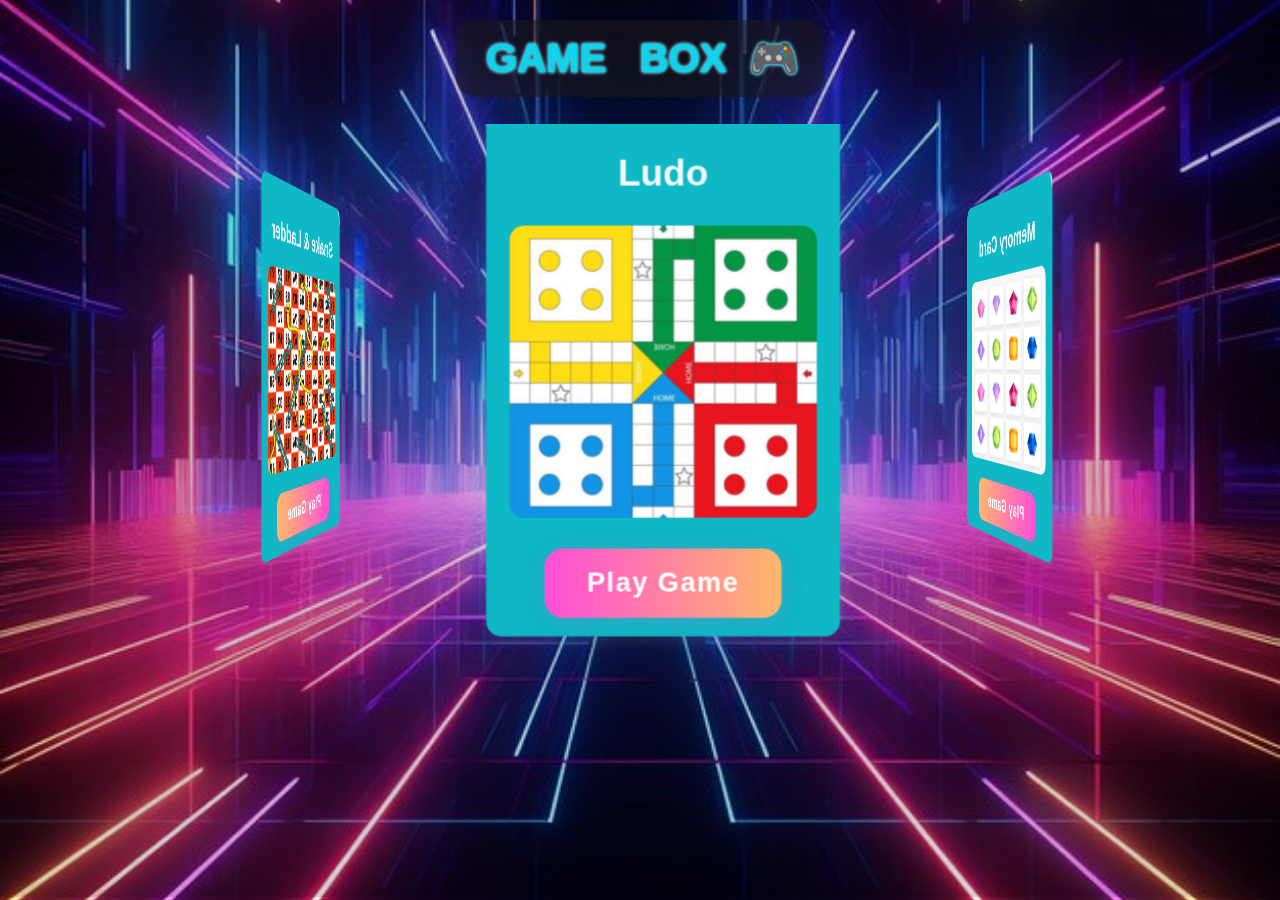
<file: index.html>
<!DOCTYPE html>
<html lang="en">
<head>
    <meta charset="UTF-8">
    <meta name="viewport" content="width=device-width, initial-scale=1.0">
    <title>Game Box</title>
    <style>        
     body {
            font-family: Arial, sans-serif;
            background: url('game.jpg') no-repeat center center fixed;
            background-attachment: fixed;
            background-repeat: no-repeat;
            background-size: cover;
            color: rgb(16, 210, 236);
            text-align: center;
            margin: 0px;
            padding: 0px;
            display: flex;
            flex-direction: column;
            align-items: center;
            justify-content: center;
            height: 90vh;
            position: relative;
            
        }
        
        body::before {
            content: "";
            position: absolute;
            top: 0;
            left: 0;
            width: 100%;
            height: 110.8%;
            background-color: rgba(0, 0, 0, 0.136); 
            z-index: -1;
        }
        .game-container {
                width: 100%;
                height: 100vh;
                text-align: center  ;
                overflow: hidden;
                position: relative;
        }
        .game-container .slider {
            position: absolute;
            width: 200px;
            height: 350px;
            top: 10%;
            left: calc(50% - 100px);
            transform-style: preserve-3d;
            transform: perspective(1000px);
            animation: autoRun 20s linear infinite;
            z-index: 2;           
        }
        .game-container .slider:hover {
            animation-play-state: paused; /* Pause rotation on hover */
        }
        @keyframes autoRun{
    from{
        transform: perspective(1000px) rotateX(-6deg) rotateY(0deg);
    }to{
        transform: perspective(1000px) rotateX(-5deg) rotateY(360deg);
    }
}
.game-container .slider .game{
    position: absolute;
    inset: 0 0 0 0;
    transform: 
        rotateY(calc( (var(--position) - 1) * (360 / var(--quantity)) * 1deg))
        translateZ(350px);
}
        h1 {
            font-size: 2.5rem;
            background-color: #1b1a1a8c;
            padding: 15px 25px 15px 30px;
            margin-top: 20px;
            border-radius: 20px;
            text-shadow:
                0 0 3px #10d2ec,
                0 0 3px #10d2ec,
                0 0 4px #fff;
            perspective: 400px;
        }
        .wavecolor {
            display: inline-block;
            animation: colorWave 1.6s linear infinite;
        }
        .wavecolor:nth-child(1) { animation-delay: 0s; }
        .wavecolor:nth-child(2) { animation-delay: 0.12s; }
        .wavecolor:nth-child(3) { animation-delay: 0.24s; }
        .wavecolor:nth-child(4) { animation-delay: 0.36s; }
        .wavecolor:nth-child(5) { animation-delay: 0.48s; }
        .wavecolor:nth-child(6) { animation-delay: 0.60s; }
        .wavecolor:nth-child(7) { animation-delay: 0.72s; }
        .wavecolor:nth-child(8) { animation-delay: 0.84s; }
        .wavecolor:nth-child(9) { animation-delay: 0.96s; }
        @keyframes colorWave {
            0%   { color: #10d2ec; text-shadow: 0 0 8px #10d2ec99; }
            25%  { color: #ff4fd8; text-shadow: 0 0 12px #ff4fd899; }
            50%  { color: #ffb86c; text-shadow: 0 0 12px #ffb86c99; }
            75%  { color: #10d2ec; text-shadow: 0 0 8px #10d2ec99; }
            100% { color: #10d2ec; text-shadow: 0 0 8px #10d2ec99; }
        }
        @keyframes floatTitle {
            0% { transform: translateY(0) rotateX(0deg);}
            100% { transform: translateY(-8px) rotateX(10deg);}
        }
        .game-container {
            display: grid;
            grid-template-columns: repeat(auto-fit, minmax(340px, 1fr));
            grid-auto-rows: minmax(250px, auto);
            gap: 40px; 
            padding: 40px 30px; 
            max-width: 1400px;  
            width: 100%;
        }
        .game {
            background-color: rgb(14, 184, 196);
            padding: 15px;
            border-radius: 10px;
            box-shadow: 0 4px 8px rgba(255, 255, 255, 0.1);
            transition: transform 0.3s, box-shadow 0.3s;
            position: relative;
            overflow: hidden;
            max-width: 340px;
            width: 100%;
            margin: 0 auto;
            animation: boxColorWave 3s linear infinite;
        }
        .game:nth-child(1) { animation-delay: 0s; }
        .game:nth-child(2) { animation-delay: 0.5s; }
        .game:nth-child(3) { animation-delay: 1s; }
        .game:nth-child(4) { animation-delay: 1.5s; }

        @keyframes boxColorWave {
            0%   { background-color: rgb(14, 184, 196); }
            33%  { background-color: rgb(255, 79, 216); }
            66%  { background-color: rgb(255, 184, 108); }
            100% { background-color: rgb(14, 184, 196); }
        }
        .game::after {
            content: "";
            position: absolute;
            top: 0;
            left: -75%;
            width: 50%;
            height: 100%;
            background: linear-gradient(
                120deg,
                rgba(255,255,255,0) 0%,
                rgba(255,255,255,0.7) 50%,
                rgba(255,255,255,0) 100%
            );
            transform: skewX(-20deg);
            pointer-events: none;
            animation: flash-light 3s infinite;
        }
        @keyframes flash-light {
            0% {
                left: -75%;
            }
            10% {
                left: 110%;
            }
            100% {
                left: 110%;
            }
        }
        .game:hover {
            transform: scale(1.03);
            box-shadow: 0 0 38px 10px #91ffeb, 0 6px 12px rgba(30, 28, 28, 0.2);
        }
        .game img {
            width: 100%;
            height: 190px;
            object-fit: cover;
            border-radius: 10px;
        }
        .game a {
            display: inline-block;
            margin-top: 16px;
            padding: 12px 28px;
            text-decoration: none;
            color: #fff;
            background: linear-gradient(90deg, #ff4fd8 0%, #ffb86c 100%);
            font-weight: bold;
            border-radius: 12px;
            font-size: 1.1rem;
            letter-spacing: 1px;
            box-shadow: 0 2px 16px 0 rgba(255,79,216,0.18);
            border: none;
            outline: none;
            transition: 
                background 0.3s,
                color 0.3s,
                box-shadow 0.3s,
                transform 0.2s;
            cursor: pointer;
        }
        .game a:hover {
            background: linear-gradient(90deg, #ffb86c 0%, #ff4fd8 100%);
            color: #182043;
            box-shadow: 0 0 24px 6px #ff4fd8, 0 4px 16px rgba(255,184,108,0.18);
            transform: scale(1.08);
        }
        h2{
            color:aliceblue;
        }
    </style>
</head>
<body>
    <h1>
        <span class="wavecolor">G</span><span class="wavecolor">A</span><span class="wavecolor">M</span><span class="wavecolor">E</span>
        <span class="wavecolor">&nbsp;</span>
        <span class="wavecolor">B</span><span class="wavecolor">O</span><span class="wavecolor">X</span>
        <span class="wavecolor">&nbsp;🎮</span>
    </h1>
<!--
<div class="game-container">
    <div class="slider" style="--quantity:4">
        <div class="game" style="--position:1" >
            <h2>ludo</h2>
            <img src="./ludo_game/ludo/ludo-bg.jpg" alt="LUDO">
            <a href="#" onclick="launchGame(this)" data-local="http://127.0.0.1:5500/js%20project/game%20box/ludo_game/index.html" data-online="http://127.0.0.1:5500/ludo_game/index.html">Play Game</a>

        </div>
        <div class="game" style="--position:2">
            <h2>memory card</h2>
            <img src="memory.png" alt="MEMORY CARD">
            <a href="#" onclick="launchGame(this)" data-local="http://127.0.0.1:5500/js%20project/game%20box/memory%20card%20game/index.html" data-online="http://127.0.0.1:5500/memory%20card%20game/index.html">Play Game</a>

        </div>
        <div class="game" style="--position:3">
            <h2>ping pong</h2>
            <img src="ping.png" alt="PING PONG">
            <a href="#" onclick="launchGame(this)" data-local="http://127.0.0.1:5500/js%20project/game%20box/ping%20pong/index.html" data-online="http://127.0.0.1:5500/ping%20pong/index.html">Play Game</a>

        </div>
        <div class="game" style="--position:4">
            <h2>snake and ladder</h2>
            <img src="./snake game/snake ladder.png" alt="SNAKE AND LADDER">
            <a href="#" onclick="launchGame(this)" data-local="http://127.0.0.1:5500/js%20project/game%20box/snake%20game/snake.html" data-online="http://127.0.0.1:5500/snake%20game/snake.html">Play Game</a>
        </div>
    </div>
</div>
    <script>
        function launchGame(el) {
          const localURL = el.getAttribute('data-local');
          const onlineURL = el.getAttribute('data-online');
      
          fetch(localURL)
            .then(res => {
              if (res.ok) {
                window.open(localURL, '_blank');
              } else {
                throw new Error();
              }
            })
            .catch(() => {
              window.open(onlineURL, '_blank');
            });
        }
      </script>
    -->
<div class="game-container">
  <div class="slider" style="--quantity:4">

    <div class="game" style="--position:1">
      <h2>Ludo</h2>
      <img src="./ludo_game/ludo/ludo-bg.jpg" alt="LUDO">
      <a href="ludo_game/index.html" target="_blank">Play Game</a>
    </div>

    <div class="game" style="--position:2">
      <h2>Memory Card</h2>
      <img src="memory.png" alt="MEMORY CARD">
      <a href="memory-card-game/index.html" target="_blank">Play Game</a>
    </div>

    <div class="game" style="--position:3">
      <h2>Ping Pong</h2>
      <img src="ping.png" alt="PING PONG">
      <a href="ping-pong/index.html" target="_blank">Play Game</a>
    </div>

    <div class="game" style="--position:4">
      <h2>Snake & Ladder</h2>
      <img src="./snake-game/snake ladder.png" alt="SNAKE AND LADDER">
      <a href="snake-game/snake.html" target="_blank">Play Game</a>
    </div>

  </div>
</div>

</body>
</html>
</file>
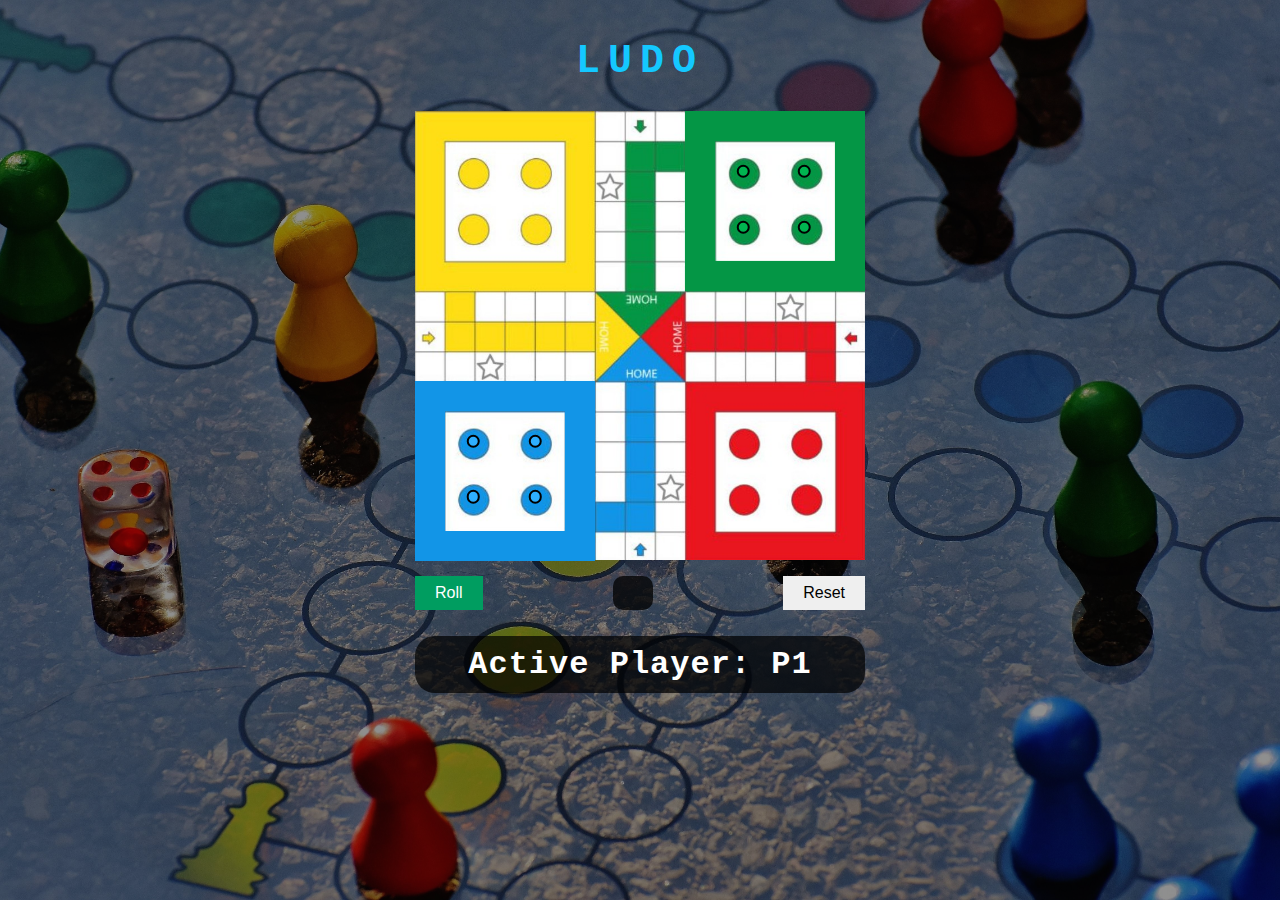
<file: ludo_game/index.html>
<!DOCTYPE html>
<html lang="en">
<head>
    <meta charset="UTF-8">
    <meta http-equiv="X-UA-Compatible" content="IE=edge">
    <meta name="viewport" content="width=device-width, initial-scale=1.0">
    <title>Ludo Game</title>
    <link rel="stylesheet" href="./ludo/style.css">
</head>
<body>
    <div class="ludo-container">
        <h1>LUDO</h1>
        <div class="ludo">
            <div class="player-pieces">
                <div class="player-piece" player-id="P1" piece="0"></div>
                <div class="player-piece" player-id="P1" piece="1"></div>
                <div class="player-piece" player-id="P1" piece="2"></div>
                <div class="player-piece" player-id="P1" piece="3"></div>

                <div class="player-piece" player-id="P2" piece="0"></div>
                <div class="player-piece" player-id="P2" piece="1"></div>
                <div class="player-piece" player-id="P2" piece="2"></div>
                <div class="player-piece" player-id="P2" piece="3"></div>
            </div>

            <div class="player-bases">
                <div class="player-base" player-id="P1"></div>
                <div class="player-base" player-id="P2"></div>
            </div>
        </div>
        <div class="footer">
            <div class="row">
                <button id="dice-btn" class="btn btn-dice">Roll</button>
                <div class="dice-value"></div>
                <button id="reset-btn" class="btn btn-reset">Reset</button>
            </div>
            <h2 class="active-player">Active Player: <span></span> </h2>
        </div>
    </div>

    <script src="./main.js" type="module"></script>
</body>
</html>
</file>
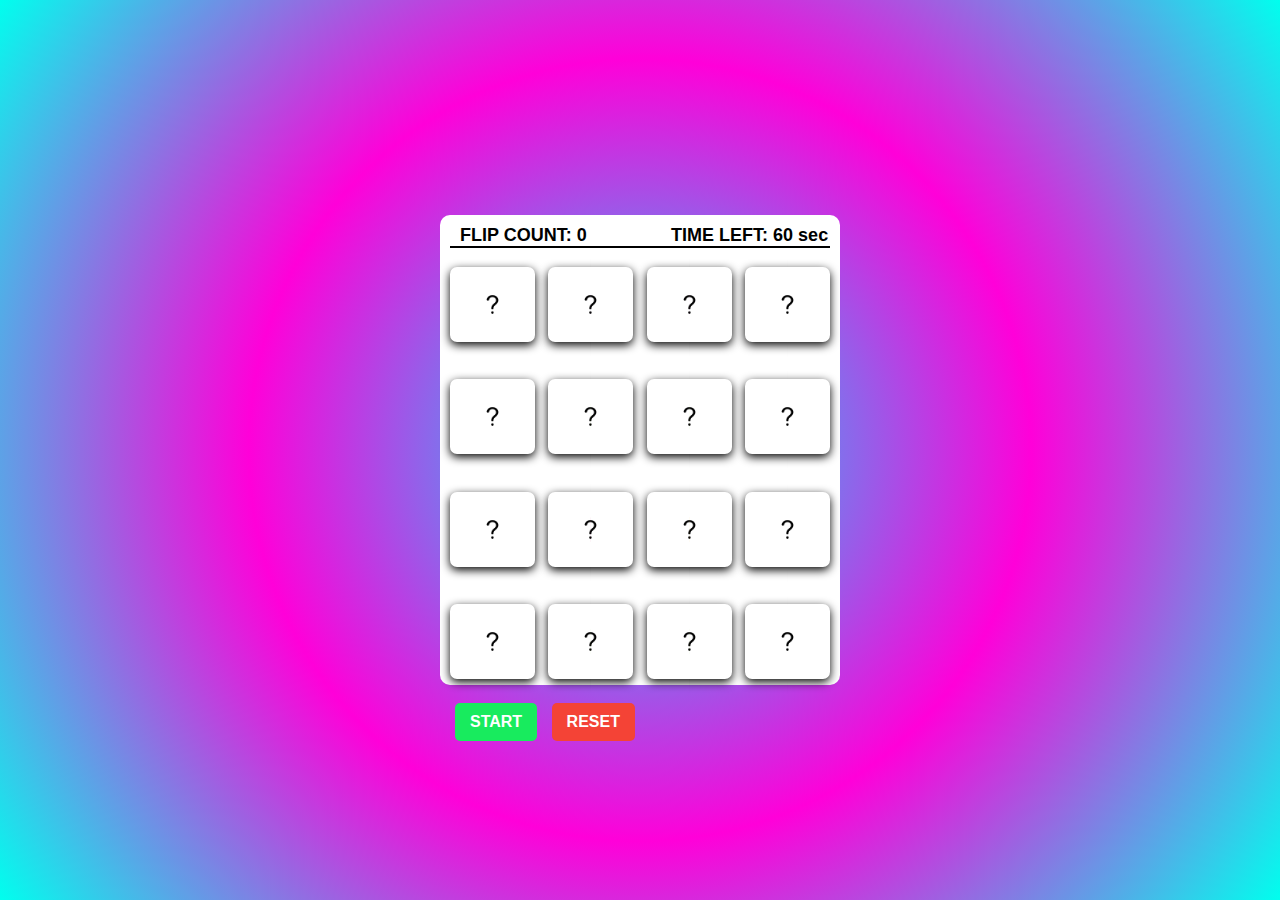
<file: memory card game/index.html>
<!DOCTYPE html>
<html lang="en">
<head>
    <meta charset="UTF-8">
    <meta name="viewport" content="width=device-width, initial-scale=1.0">
    <title>Memory card game</title>
    <link rel="stylesheet" href="style.css">
</head>
<body>
    <div class="wrapper">
        <div class="status-bar">
            <div class="timer">TIME LEFT: <span id="time">60</span> sec</div>
            <div class="flip_count">FLIP COUNT: <span id="flipCount">0</span></div>
        </div>
        <ul class="cards">
            <li class="card">
                <div class="view front-view">
                <img src="question.png" >
                </div>
                <div class="view back-view">
                    <img src="img-1.png" alt="card-img">
                </div>
           </li>
           <li class="card">
            <div class="view front-view">
            <img src="question.png" >
            </div>
            <div class="view back-view">
                <img src="img-2.png" alt="card-img">
            </div>
       </li>
       <li class="card">
        <div class="view front-view">
        <span class="material-icons"></span>
        <img src="question.png" >
        </div>
        <div class="view back-view">
            <img src="img-3.png" alt="card-img">
        </div>
        </li>
   <li class="card">
    <div class="view front-view">
    <span class="material-icons"></span>
    <img src="question.png" >
    </div>
    <div class="view back-view">
        <img src="img-4.png" alt="card-img">
    </div>
</li>
<li class="card">
    <div class="view front-view">
    <span class="material-icons"></span>
    <img src="question.png" >
    </div>
    <div class="view back-view">
        <img src="img-5.png" alt="card-img">
    </div>
</li>
<li class="card">
    <div class="view front-view">
    <span class="material-icons"></span>
    <img src="question.png" >
    </div>
    <div class="view back-view">
        <img src="img-6.png" alt="card-img">
    </div>
</li>
<li class="card">
    <div class="view front-view">
    <span class="material-icons"></span>
    <img src="question.png" >
    </div>
    <div class="view back-view">
        <img src="img-7.png" alt="card-img">
    </div>
</li>
<li class="card">
    <div class="view front-view">
    <span class="material-icons"></span>
    <img src="question.png" >
    </div>
    <div class="view back-view">
        <img src="img-8.png" alt="card-img">
    </div>
</li>
<li class="card">
    <div class="view front-view">
    <span class="material-icons"></span>
    <img src="question.png" >
    </div>
    <div class="view back-view">
        <img src="img-1.png" alt="card-img">
    </div>
</li>
<li class="card">
    <div class="view front-view">
     <span class="material-icons"></span>
     <img src="question.png" >
    </div>
    <div class="view back-view">
       <img src="img-2.png" alt="card-img">
    </div>
</li>
<li class="card">
<div class="view front-view">
<span class="material-icons"></span>
<img src="question.png" >
</div>
<div class="view back-view">
<img src="img-3.png" alt="card-img">
</div>
</li>
<li class="card">
<div class="view front-view">
<span class="material-icons"></span>
<img src="question.png" >
</div>
<div class="view back-view">
<img src="img-4.png" alt="card-img">
</div>
</li>
<li class="card">
<div class="view front-view">
<span class="material-icons"></span>
<img src="question.png" >
</div>
<div class="view back-view">
<img src="img-5.png" alt="card-img">
</div>
</li>
<li class="card">
<div class="view front-view">
<span class="material-icons"></span>
<img src="question.png" >
</div>
<div class="view back-view">
<img src="img-6.png" alt="card-img">
</div>
</li>
<li class="card">
<div class="view front-view">
<span class="material-icons"></span>
<img src="question.png" >
</div>
<div class="view back-view">
<img src="img-7.png" alt="card-img">
</div>
</li>
<li class="card">
<div class="view front-view">
<span class="material-icons"></span>
<img src="question.png" >
</div>
<div class="view back-view">
<img src="img-8.png" alt="card-img">
</div>
</li>
       </ul>
       <button id="startBtn">START</button>
       <button id="resetBtn">RESET</button>
    </div>

    <script src="mem.js"></script>
</body>
</html>
</file>
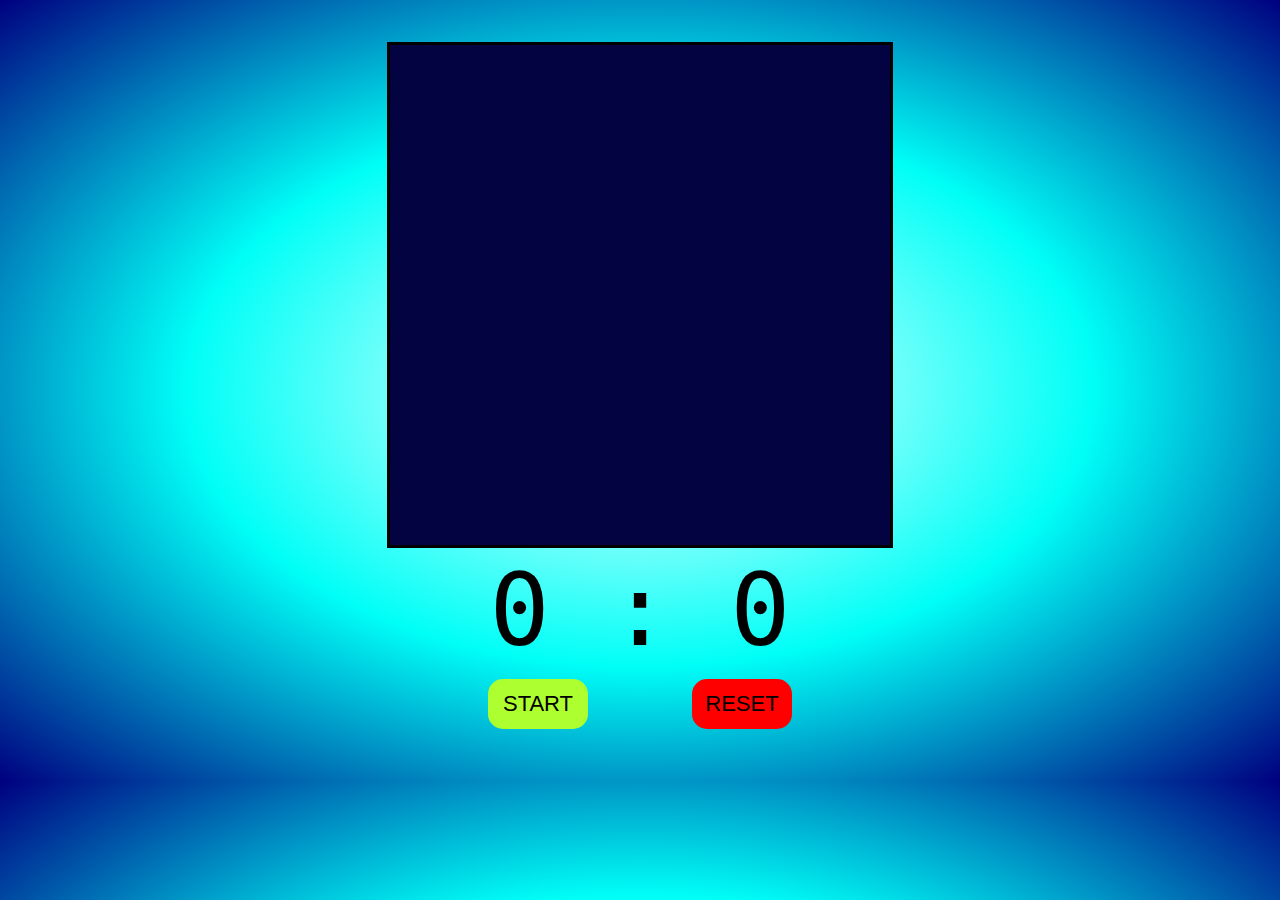
<file: ping pong/index.html>
<!DOCTYPE html>
<html lang="en">
<head>
    <meta charset="UTF-8">
    <meta name="viewport" content="width=device-width, initial-scale=1.0">
    <title>PING PONG GAME</title>
    <link rel ="stylesheet" href="style.css">
</head>
<body>
    <div id="gamecontainer">
        <canvas id="gameboard" width="500" height="500"></canvas>
        <div id="score">0 : 0</div>
        <button id="startbtn">START</button>
        <button id="resetbtn">RESET</button>
    </div>
    <script src="ping.js"></script>
</body>
</html>
</file>
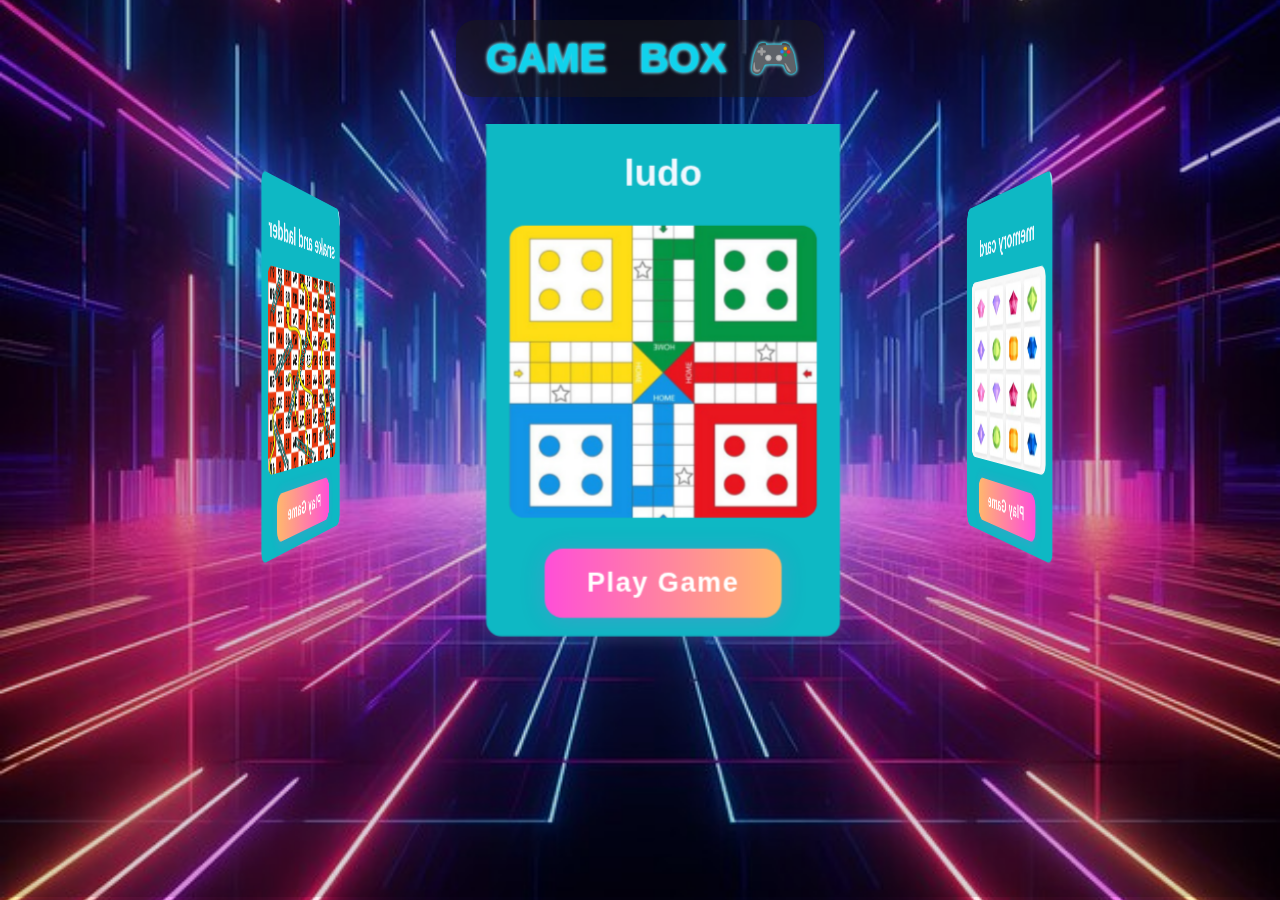
<file: gamebox.html>
<!DOCTYPE html>
<html lang="en">
<head>
    <meta charset="UTF-8">
    <meta name="viewport" content="width=device-width, initial-scale=1.0">
    <title>Game Box</title>
    <style>        
     body {
            font-family: Arial, sans-serif;
            background: url('game.jpg') no-repeat center center fixed;
            background-attachment: fixed;
            background-repeat: no-repeat;
            background-size: cover;
            color: rgb(16, 210, 236);
            text-align: center;
            margin: 0px;
            padding: 0px;
            display: flex;
            flex-direction: column;
            align-items: center;
            justify-content: center;
            height: 90vh;
            position: relative;
            
        }
        
        body::before {
            content: "";
            position: absolute;
            top: 0;
            left: 0;
            width: 100%;
            height: 110.8%;
            background-color: rgba(0, 0, 0, 0.136); 
            z-index: -1;
        }
        .game-container {
                width: 100%;
                height: 100vh;
                text-align: center  ;
                overflow: hidden;
                position: relative;
        }
        .game-container .slider {
            position: absolute;
            width: 200px;
            height: 350px;
            top: 10%;
            left: calc(50% - 100px);
            transform-style: preserve-3d;
            transform: perspective(1000px);
            animation: autoRun 20s linear infinite;
            z-index: 2;           
        }
        .game-container .slider:hover {
            animation-play-state: paused; /* Pause rotation on hover */
        }
        @keyframes autoRun{
    from{
        transform: perspective(1000px) rotateX(-6deg) rotateY(0deg);
    }to{
        transform: perspective(1000px) rotateX(-5deg) rotateY(360deg);
    }
}
.game-container .slider .game{
    position: absolute;
    inset: 0 0 0 0;
    transform: 
        rotateY(calc( (var(--position) - 1) * (360 / var(--quantity)) * 1deg))
        translateZ(350px);
}
        h1 {
            font-size: 2.5rem;
            background-color: #1b1a1a8c;
            padding: 15px 25px 15px 30px;
            margin-top: 20px;
            border-radius: 20px;
            text-shadow:
                0 0 3px #10d2ec,
                0 0 3px #10d2ec,
                0 0 4px #fff;
            perspective: 400px;
        }
        .wavecolor {
            display: inline-block;
            animation: colorWave 1.6s linear infinite;
        }
        .wavecolor:nth-child(1) { animation-delay: 0s; }
        .wavecolor:nth-child(2) { animation-delay: 0.12s; }
        .wavecolor:nth-child(3) { animation-delay: 0.24s; }
        .wavecolor:nth-child(4) { animation-delay: 0.36s; }
        .wavecolor:nth-child(5) { animation-delay: 0.48s; }
        .wavecolor:nth-child(6) { animation-delay: 0.60s; }
        .wavecolor:nth-child(7) { animation-delay: 0.72s; }
        .wavecolor:nth-child(8) { animation-delay: 0.84s; }
        .wavecolor:nth-child(9) { animation-delay: 0.96s; }
        @keyframes colorWave {
            0%   { color: #10d2ec; text-shadow: 0 0 8px #10d2ec99; }
            25%  { color: #ff4fd8; text-shadow: 0 0 12px #ff4fd899; }
            50%  { color: #ffb86c; text-shadow: 0 0 12px #ffb86c99; }
            75%  { color: #10d2ec; text-shadow: 0 0 8px #10d2ec99; }
            100% { color: #10d2ec; text-shadow: 0 0 8px #10d2ec99; }
        }
        @keyframes floatTitle {
            0% { transform: translateY(0) rotateX(0deg);}
            100% { transform: translateY(-8px) rotateX(10deg);}
        }
        .game-container {
            display: grid;
            grid-template-columns: repeat(auto-fit, minmax(340px, 1fr));
            grid-auto-rows: minmax(250px, auto);
            gap: 40px; 
            padding: 40px 30px; 
            max-width: 1400px;  
            width: 100%;
        }
        .game {
            background-color: rgb(14, 184, 196);
            padding: 15px;
            border-radius: 10px;
            box-shadow: 0 4px 8px rgba(255, 255, 255, 0.1);
            transition: transform 0.3s, box-shadow 0.3s;
            position: relative;
            overflow: hidden;
            max-width: 340px;
            width: 100%;
            margin: 0 auto;
            animation: boxColorWave 3s linear infinite;
        }
        .game:nth-child(1) { animation-delay: 0s; }
        .game:nth-child(2) { animation-delay: 0.5s; }
        .game:nth-child(3) { animation-delay: 1s; }
        .game:nth-child(4) { animation-delay: 1.5s; }

        @keyframes boxColorWave {
            0%   { background-color: rgb(14, 184, 196); }
            33%  { background-color: rgb(255, 79, 216); }
            66%  { background-color: rgb(255, 184, 108); }
            100% { background-color: rgb(14, 184, 196); }
        }
        .game::after {
            content: "";
            position: absolute;
            top: 0;
            left: -75%;
            width: 50%;
            height: 100%;
            background: linear-gradient(
                120deg,
                rgba(255,255,255,0) 0%,
                rgba(255,255,255,0.7) 50%,
                rgba(255,255,255,0) 100%
            );
            transform: skewX(-20deg);
            pointer-events: none;
            animation: flash-light 3s infinite;
        }
        @keyframes flash-light {
            0% {
                left: -75%;
            }
            10% {
                left: 110%;
            }
            100% {
                left: 110%;
            }
        }
        .game:hover {
            transform: scale(1.03);
            box-shadow: 0 0 38px 10px #91ffeb, 0 6px 12px rgba(30, 28, 28, 0.2);
        }
        .game img {
            width: 100%;
            height: 190px;
            object-fit: cover;
            border-radius: 10px;
        }
        .game a {
            display: inline-block;
            margin-top: 16px;
            padding: 12px 28px;
            text-decoration: none;
            color: #fff;
            background: linear-gradient(90deg, #ff4fd8 0%, #ffb86c 100%);
            font-weight: bold;
            border-radius: 12px;
            font-size: 1.1rem;
            letter-spacing: 1px;
            box-shadow: 0 2px 16px 0 rgba(255,79,216,0.18);
            border: none;
            outline: none;
            transition: 
                background 0.3s,
                color 0.3s,
                box-shadow 0.3s,
                transform 0.2s;
            cursor: pointer;
        }
        .game a:hover {
            background: linear-gradient(90deg, #ffb86c 0%, #ff4fd8 100%);
            color: #182043;
            box-shadow: 0 0 24px 6px #ff4fd8, 0 4px 16px rgba(255,184,108,0.18);
            transform: scale(1.08);
        }
        h2{
            color:aliceblue;
        }
    </style>
</head>
<body>
    <h1>
        <span class="wavecolor">G</span><span class="wavecolor">A</span><span class="wavecolor">M</span><span class="wavecolor">E</span>
        <span class="wavecolor">&nbsp;</span>
        <span class="wavecolor">B</span><span class="wavecolor">O</span><span class="wavecolor">X</span>
        <span class="wavecolor">&nbsp;🎮</span>
    </h1>
<div class="game-container">
    <div class="slider" style="--quantity:4">
        <div class="game" style="--position:1" >
            <h2>ludo</h2>
            <img src="./ludo_game/ludo/ludo-bg.jpg" alt="LUDO">
            <a href="#" onclick="launchGame(this)" data-local="http://127.0.0.1:5500/js%20project/game%20box/ludo_game/index.html" data-online="http://127.0.0.1:5500/ludo_game/index.html">Play Game</a>

        </div>
        <div class="game" style="--position:2">
            <h2>memory card</h2>
            <img src="memory.png" alt="MEMORY CARD">
            <a href="#" onclick="launchGame(this)" data-local="http://127.0.0.1:5500/js%20project/game%20box/memory%20card%20game/index.html" data-online="http://127.0.0.1:5500/memory%20card%20game/index.html">Play Game</a>

        </div>
        <div class="game" style="--position:3">
            <h2>ping pong</h2>
            <img src="ping.png" alt="PING PONG">
            <a href="#" onclick="launchGame(this)" data-local="http://127.0.0.1:5500/js%20project/game%20box/ping%20pong/index.html" data-online="http://127.0.0.1:5500/ping%20pong/index.html">Play Game</a>

        </div>
        <div class="game" style="--position:4">
            <h2>snake and ladder</h2>
            <img src="./snake game/snake ladder.png" alt="SNAKE AND LADDER">
            <a href="#" onclick="launchGame(this)" data-local="http://127.0.0.1:5500/js%20project/game%20box/snake%20game/snake.html" data-online="http://127.0.0.1:5500/snake%20game/snake.html">Play Game</a>
        </div>
    </div>
</div>
    <script>
        function launchGame(el) {
          const localURL = el.getAttribute('data-local');
          const onlineURL = el.getAttribute('data-online');
      
          fetch(localURL)
            .then(res => {
              if (res.ok) {
                window.open(localURL, '_blank');
              } else {
                throw new Error();
              }
            })
            .catch(() => {
              window.open(onlineURL, '_blank');
            });
        }
      </script>
      
</body>
</html>
</file>
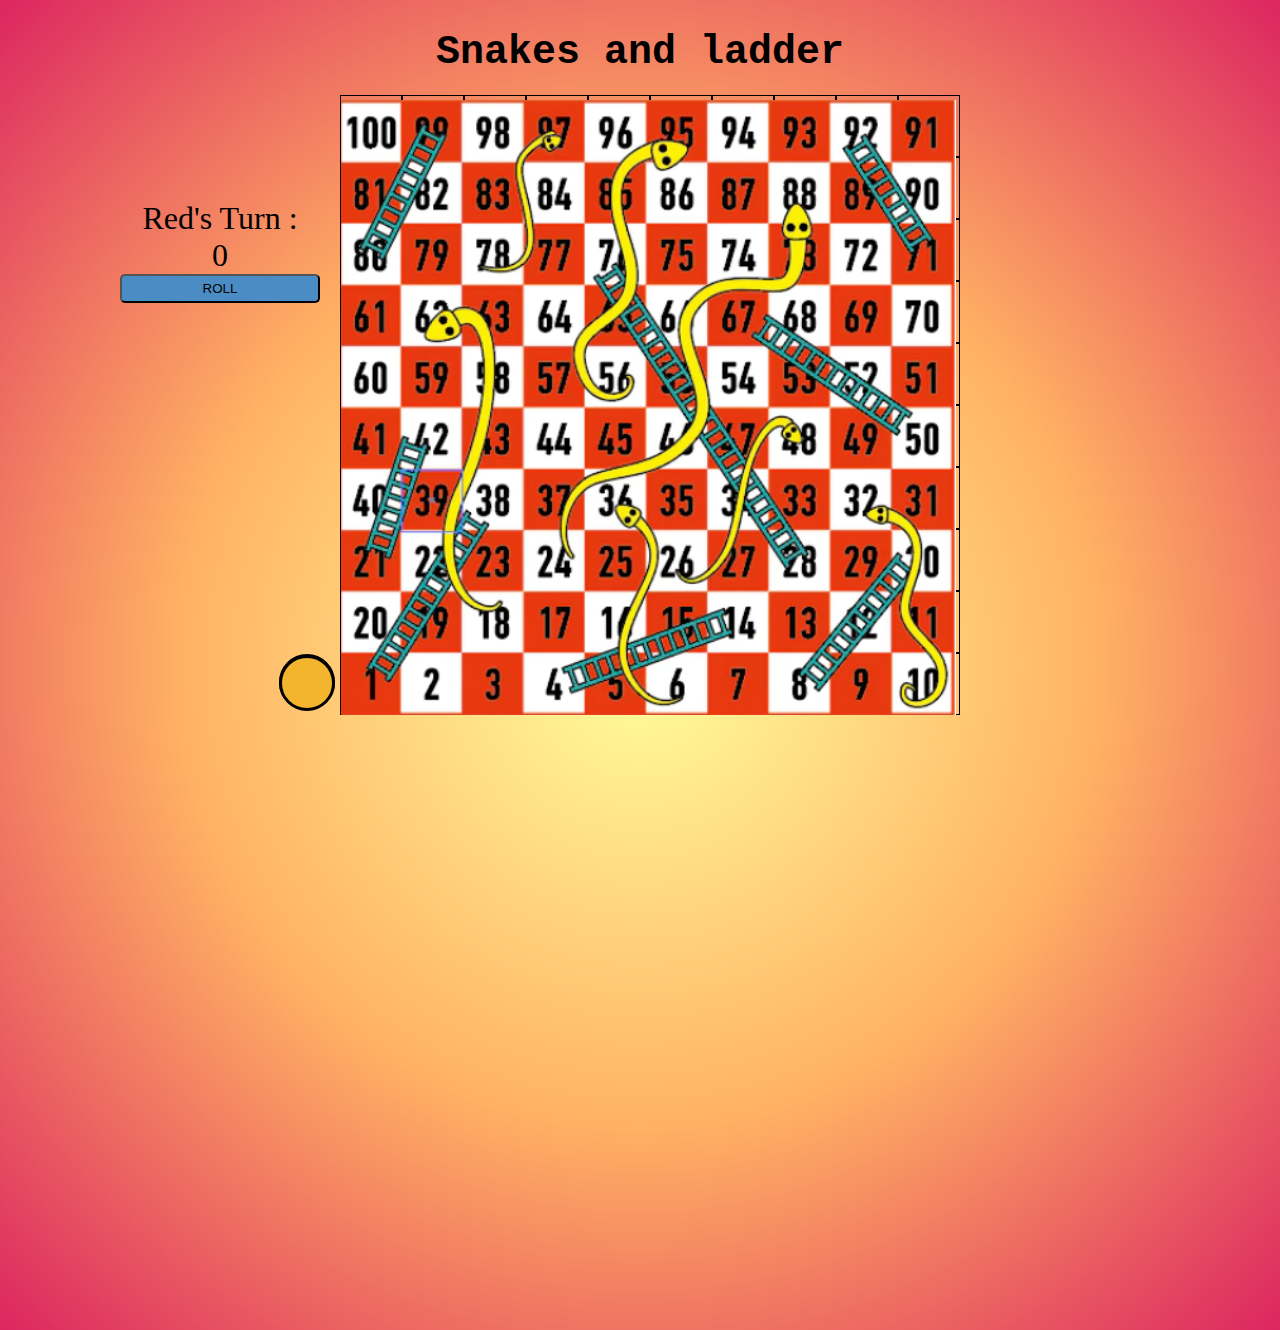
<file: snake game/snake.html>
<!DOCTYPE html>
<html lang="en">

<head>
    <meta charset="UTF-8">
    <meta http-equiv="X-UA-Compatible" content="IE=edge">
    <meta name="viewport" content="width=device-width, initial-scale=1.0">
    <title>SNAKE & LADDER</title>
    <link rel="stylesheet" href="snake.css">
</head>
<body>
    <h1>Snakes and ladder</h1>

    <div id="diceCont">
        <p id="tog">Red's Turn : </p>
        <p id="dice">0</p>
        <button id="diceBtn">ROLL</button>
    </div>
   


    <div class="cont">



        <div class="box" id="b100">


        </div>
        <div class="box" id="b99">

        </div>
        <div class="box" id="b98">

        </div>
        <div class="box" id="b97">

        </div>
        <div class="box" id="b96">

        </div>
        <div class="box" id="b95">

        </div>
        <div class="box" id="b94">

        </div>
        <div class="box" id="b93">

        </div>
        <div class="box" id="b92">

        </div>
        <div class="box" id="b91">

        </div>
        <div class="box" id="b81">

        </div>
        <div class="box" id="b82">

        </div>
        <div class="box" id="b83">

        </div>
        <div class="box" id="b84">

        </div>
        <div class="box" id="b85">

        </div>
        <div class="box" id="b86">

        </div>
        <div class="box" id="b87">

        </div>
        <div class="box" id="b88">

        </div>
        <div class="box" id="b89">

        </div>
        <div class="box" id="b90">

        </div>
        <div class="box" id="b80">

        </div>
        <div class="box" id="b79">

        </div>
        <div class="box" id="b78">

        </div>
        <div class="box" id="b77">

        </div>
        <div class="box" id="b76">

        </div>
        <div class="box" id="b75">

        </div>
        <div class="box" id="b74">

        </div>
        <div class="box" id="b73">

        </div>
        <div class="box" id="b72">

        </div>
        <div class="box" id="b71">

        </div>
        <div class="box" id="b61">

        </div>
        <div class="box" id="b62">

        </div>
        <div class="box" id="b63">

        </div>
        <div class="box" id="b64">

        </div>
        <div class="box" id="b65">

        </div>
        <div class="box" id="b66">

        </div>
        <div class="box" id="b67">

        </div>
        <div class="box" id="b68">

        </div>
        <div class="box" id="b69">

        </div>
        <div class="box" id="b70">

        </div>
        <div class="box" id="b60">

        </div>
        <div class="box" id="b59">

        </div>
        <div class="box" id="b58">

        </div>
        <div class="box" id="b57">

        </div>
        <div class="box" id="b56">

        </div>
        <div class="box" id="b55">

        </div>
        <div class="box" id="b54">

        </div>
        <div class="box" id="b53">

        </div>
        <div class="box" id="b52">

        </div>
        <div class="box" id="b51">

        </div>
        <div class="box" id="b41">

        </div>
        <div class="box" id="b42">

        </div>
        <div class="box" id="b43">

        </div>
        <div class="box" id="b44">

        </div>
        <div class="box" id="b45">

        </div>
        <div class="box" id="b46">

        </div>
        <div class="box" id="b47">

        </div>
        <div class="box" id="b48">

        </div>
        <div class="box" id="b49">

        </div>
        <div class="box" id="b50">

        </div>
        <div class="box" id="b40">

        </div>
        <div class="box" id="b39">

        </div>
        <div class="box" id="b38">

        </div>
        <div class="box" id="b37">

        </div>
        <div class="box" id="b36">

        </div>
        <div class="box" id="b35">

        </div>
        <div class="box" id="b34">

        </div>
        <div class="box" id="b33">

        </div>
        <div class="box" id="b32">

        </div>
        <div class="box" id="b31">

        </div>
        <div class="box" id="b21">

        </div>
        <div class="box" id="b22">

        </div>
        <div class="box" id="b23">

        </div>
        <div class="box" id="b24">

        </div>
        <div class="box" id="b25">

        </div>
        <div class="box" id="b26">

        </div>
        <div class="box" id="b27">

        </div>
        <div class="box" id="b28">

        </div>
        <div class="box" id="b29">

        </div>
        <div class="box" id="b30">

        </div>
        <div class="box" id="b20">

        </div>
        <div class="box" id="b19">

        </div>
        <div class="box" id="b18">

        </div>
        <div class="box" id="b17">

        </div>
        <div class="box" id="b16">

        </div>
        <div class="box" id="b15">

        </div>
        <div class="box" id="b14">

        </div>
        <div class="box" id="b13">

        </div>
        <div class="box" id="b12">

        </div>
        <div class="box" id="b11">

        </div>
        <div class="box" id="b01">

            <p id="p1"></p>
            <p id="p2"></p>

        </div>
        <div class="box" id="b02">

        </div>
        <div class="box" id="b03">

        </div>
        <div class="box" id="b04">

        </div>
        <div class="box" id="b05">

        </div>
        <div class="box" id="b06">

        </div>
        <div class="box" id="b07">

        </div>
        <div class="box" id="b08">

        </div>
        <div class="box" id="b09">

        </div>
        <div class="box" id="b10">

        </div>





    </div>

    <img src="snake ladder.png" alt="">



</body>
<script src="snake.js"></script>

</html>
</file>
<file: ludo_game/ludo/style.css>
* {
    box-sizing: border-box;
    /* Remove the background image from the universal selector */
}
body{
    background-image: url('ludo-img.jpg'); /* Total background of the Ludo game */
    background-repeat: no-repeat;
    background-position: center;
    background-attachment: fixed;
    background-size: cover;
}
body::before {
    content: "";
    position: absolute;
    top: 0;
    left: 0;
    width: 100%;
    height: 100%;
    background-color: rgba(4, 4, 4, 0.448); /* Adjust the opacity to control brightness */
    z-index: -1;
}

.ludo-container {
    width: 450px;
    text-align: center;
    color: rgb(20, 200, 255);
    margin: 10px auto;
    padding-top: 2px;
   
}

.ludo-container .ludo {
    height: 450px;
    width: 100%;
    background-image: url('./ludo-bg.jpg'); /* Ludo board */
    background-repeat: no-repeat;
    background-size: contain;
    background-position: center;
    position: relative;
}
.ludo-container h1{
    font-family: 'Courier New', Courier, monospace;
    font-size: 2.5rem;
    letter-spacing: 8px;
}
.ludo-container h2{
    background-color: rgba(0, 0, 0, 0.71);
    border-radius: 20px;
    font-family: 'Courier New', Courier, monospace;
    font-size: 2rem;
    letter-spacing: 1px;
    padding: 10px;
}
.player-pieces {
    height: 100%;
    width: 100%;
}

.player-piece {
    width: 3%;
    height: 3%;
    border: 2px solid;
    border-radius: 10px;
    position: absolute;
    transform: translate(50%, 50%);
    transition: all .2s;
    border-color: black;
    z-index: 1;

    /* top: 15%;
    left: 50%; */
}
.player-piece.highlight {
    cursor: pointer;
    border: 2px dashed black;
    animation: spin 1s infinite linear;
}
@keyframes spin {
    0% {
        transform: translate(50%, 50%) rotate(0deg);
    }
    50% {
        transform: translate(50%, 50%) rotate(180deg) scale(1.4);
    }
    100% {
        transform: translate(50%, 50%) rotate(360deg);
    }
}

[player-id="P1"].player-piece {
    background-color: #2eafff;
}

[player-id="P2"].player-piece {
    background-color: #00b550;
}

.player-base {
    width: 40%;
    height: 40%;
    border: 30px solid;
    position: absolute;
}

.player-bases [player-id="P1"].player-base {
    bottom: 0;
    left: 0;
    border-color: #1295e7;
}

.player-bases [player-id="P2"].player-base {
    top: 0;
    right: 0;
    border-color: #049645;
}

.player-base.highlight {
    animation: border-blink .7s infinite ease-in-out;
}

@keyframes border-blink {
    50% {
        border-color: rgba(255, 255, 255, 0.8);
    }
}

.btn {
    padding: 8px 20px;
    border: none;
    cursor: pointer;
    font-size: 16px;
}

.btn:disabled {
    opacity: 0.5;
}

.btn-dice {
    background-color: #009d60;
    color: white;
}

.row {
    display: flex;
    justify-content: space-between;
    margin-top: 15px;
}

.dice-value {
    color: rgb(255, 255, 255);
    font-size: 24px;
    font-weight: bold;
    background-color: rgba(0, 0, 0, 0.753);
    padding: 10px 20px;
    border-radius: 10px;
}
.footer h2{
    color:rgb(255, 255, 255);
    text-align:center;
}
</file>
<file: memory card game/style.css>
*{
    margin:0;
    padding:0;
    box-sizing:border-box;
    font-family:'poppins',sans-serif;
    list-style:none;
}
img{
    height:25px;
    width:25px;
    margin:30px;
}
body{
    display:flex;
    align-items:center;
    justify-content:center;
    min-height:100vh;
    background: radial-gradient(circle, rgba(0, 225, 255, 0.984), rgb(255, 0, 217), rgb(0, 255, 238));

}
.wrapper{
    height:470px;
    width:400px;
    padding:10px;
    background-color:white;
    border-radius: 10px;
    flex-direction:row;
}
.status-bar {
    display: flex;
    justify-content: space-between;
    align-items: center;
    font-size: 18px;
    font-weight: bold;
    color:black;
    padding: 0px 10px;
    border-bottom: 2px solid black;
}
.timer{
    position:relative;
    left:15%;
    transform: translateX(100%);
}
.flip_count {
   position:absolute;
}
.cards, .card, .view{
    display:flex;
    align-items:center;
    justify-content:center;
}
.cards{
    flex-grow:1;
    height:100%;
    width:100%;
    flex-wrap:wrap;
    justify-content:space-between;
}
.cards .card{
    cursor:pointer;
    position:relative;
    perspective:800px;
    height:calc(100%/4-10px);
    width:calc(100%/4-10px);
}
.card.shake{
    animation:shake 0.35s ease-in-out;
}
@keyframes shake{
    0%,100%{
        transform:translateX(0);
    }
    20%{
        transform:translateX(-13px);
    }
    40%{
        transform:translateX(13px);
    }
    60%{
        transform:translateX(-8px);
    }
    80%{
        transform:translateX(8px);
    }
}
.cards .card .view{
    width:100%;
    height:75px;
    user-select:none;
    pointer-events:none;
    background:white;
    border-radius: 7px;
    transition:transform 0.5s linear;
    box-shadow: 0 3px 10px black;
}

.card .back-view{
    position:absolute;
    transform:rotateY(90deg);
}
.card.front-view img{
    max-width:45px;
}
.card.flip .back-view{
    transform:rotateY(0);
}
button {
    background-color: #4CAF50; /* Green color */
    color: white;
    border: none;
    padding: 10px 15px;
    margin: 5px;
    cursor: pointer;
    font-size: 16px;
    font-weight: bold;
    border-radius: 5px;
    
}

/* Hover effect */
#startBtn{
    background-color:rgb(24, 235, 94);
}
#startBtn:hover {
    background-color:grey;
}

/* Reset button - different color */
#resetBtn {
    background-color: #f44336;
}

#resetBtn:hover {
    background-color:grey;
}


@media (max-width: 500px) {
    .wrapper {
        width: 90%;
        height: auto;
    }
    .cards {
        padding-top: 60px;
    }
    .timer, .flip_count {
        font-size: 16px;
    }
}
</file>
<file: ping pong/style.css>
body{
    background: radial-gradient(rgba(255, 251, 251, 0.071),rgb(0, 255, 247),navy);
}
#gamecontainer{
    text-align:center;
    padding:34px;
}

#gameboard{
    border:3px solid;
    background-color: rgb(3, 3, 65);
}
#score{
    font-family:"consolas",monospace;
    font-size:100px;
    color:black;
}
#resetbtn{
    font-size:22px;
    width:100px;
    height:50px;
    border:4px solid;
    border-radius:15px;
    cursor:pointer;
    color:rgb(0, 0, 0);
    background-color: red;
    margin:10px 50px;
    border-color: red;
}
#startbtn{
    font-size:22px;
    width:100px;
    height:50px;
    border:4px solid;
    border-radius:15px;
    cursor:pointer;
    color:rgb(0, 0, 0);
    background-color: greenyellow;
    margin:10px 50px;
    border-color: greenyellow;
}
</file>
<file: snake game/snake.css>
* {
    margin: 0;
    padding: 0px;
  }
  
  body {
    display: grid;
    place-items: center;
    overflow: hidden;
    margin-top: 30px;
 background:radial-gradient(circle,rgb(255, 255, 155),rgba(255, 161, 67, 0.829),rgb(220, 38, 96)) ;

  }
  h1{
    font-family: 'Courier New', Courier, monospace;
    font-size: 2.5rem;
    padding-bottom: 20px;
  }
  .cont {
    display: grid;
    width: 600px;
    grid-template-columns: repeat(10, 1fr);
    margin: 0px 0 0px 0;
  }
  
  .cont div {
    width: 60px;
    height: 60px;
    border: 0.2px solid black;
  }
  
  #p1,
  #p2 {
    width: 50px;
    height: 50px;
    border-radius: 100px;
    background-color: rgb(236, 82, 82);
    position: relative;
    border: 3px solid black;
  
  }
  
  #p1 {
    position: relative;
    top: 0px;
    transition: all linear 0.5s;
    left: -62px;
    z-index: 2;
  }
  
  #p2 {
    z-index: 2;
    position: relative;
    top: -55px;
    left: -62px;
    transition: all linear 0.5s;
    background-color: rgb(243, 181, 46);
  }
  
  img {
    position: relative;
    top: -615px;
    left: 8px;
    margin: 0;
    width: 615px;
    height: 615px;
  }
  #diceCont {
    display: grid;
    place-items: center;
    position: absolute;
    top: 200px;
    left: 120px;
    font-size: 2rem;
    z-index: 99;
  }
  #diceBtn {
    z-index: 99;
    padding: 5px;
    cursor: pointer;
    background-color: rgb(75, 140, 197);
    border-radius: 5px;
    width: 200px;
  }
  
  @media (max-width: 1250px) {
    
    #diceCont {
      display: flex;
      place-items: none;
      top: 92vh;
      left: 36vw;
      border: 2px solid red;
    }
    #diceBtn {
      width: 200px;
      margin-left: 20px;
    }
  }
  @media (max-width: 1250px) {
    
    #diceCont {
      display: flex;
      place-items: none;
      top: 99vh;
      left: 10vw;
      
    }
    #diceBtn {
      width: 200px;
      margin-left: 20px;
    }
  }
</file>
